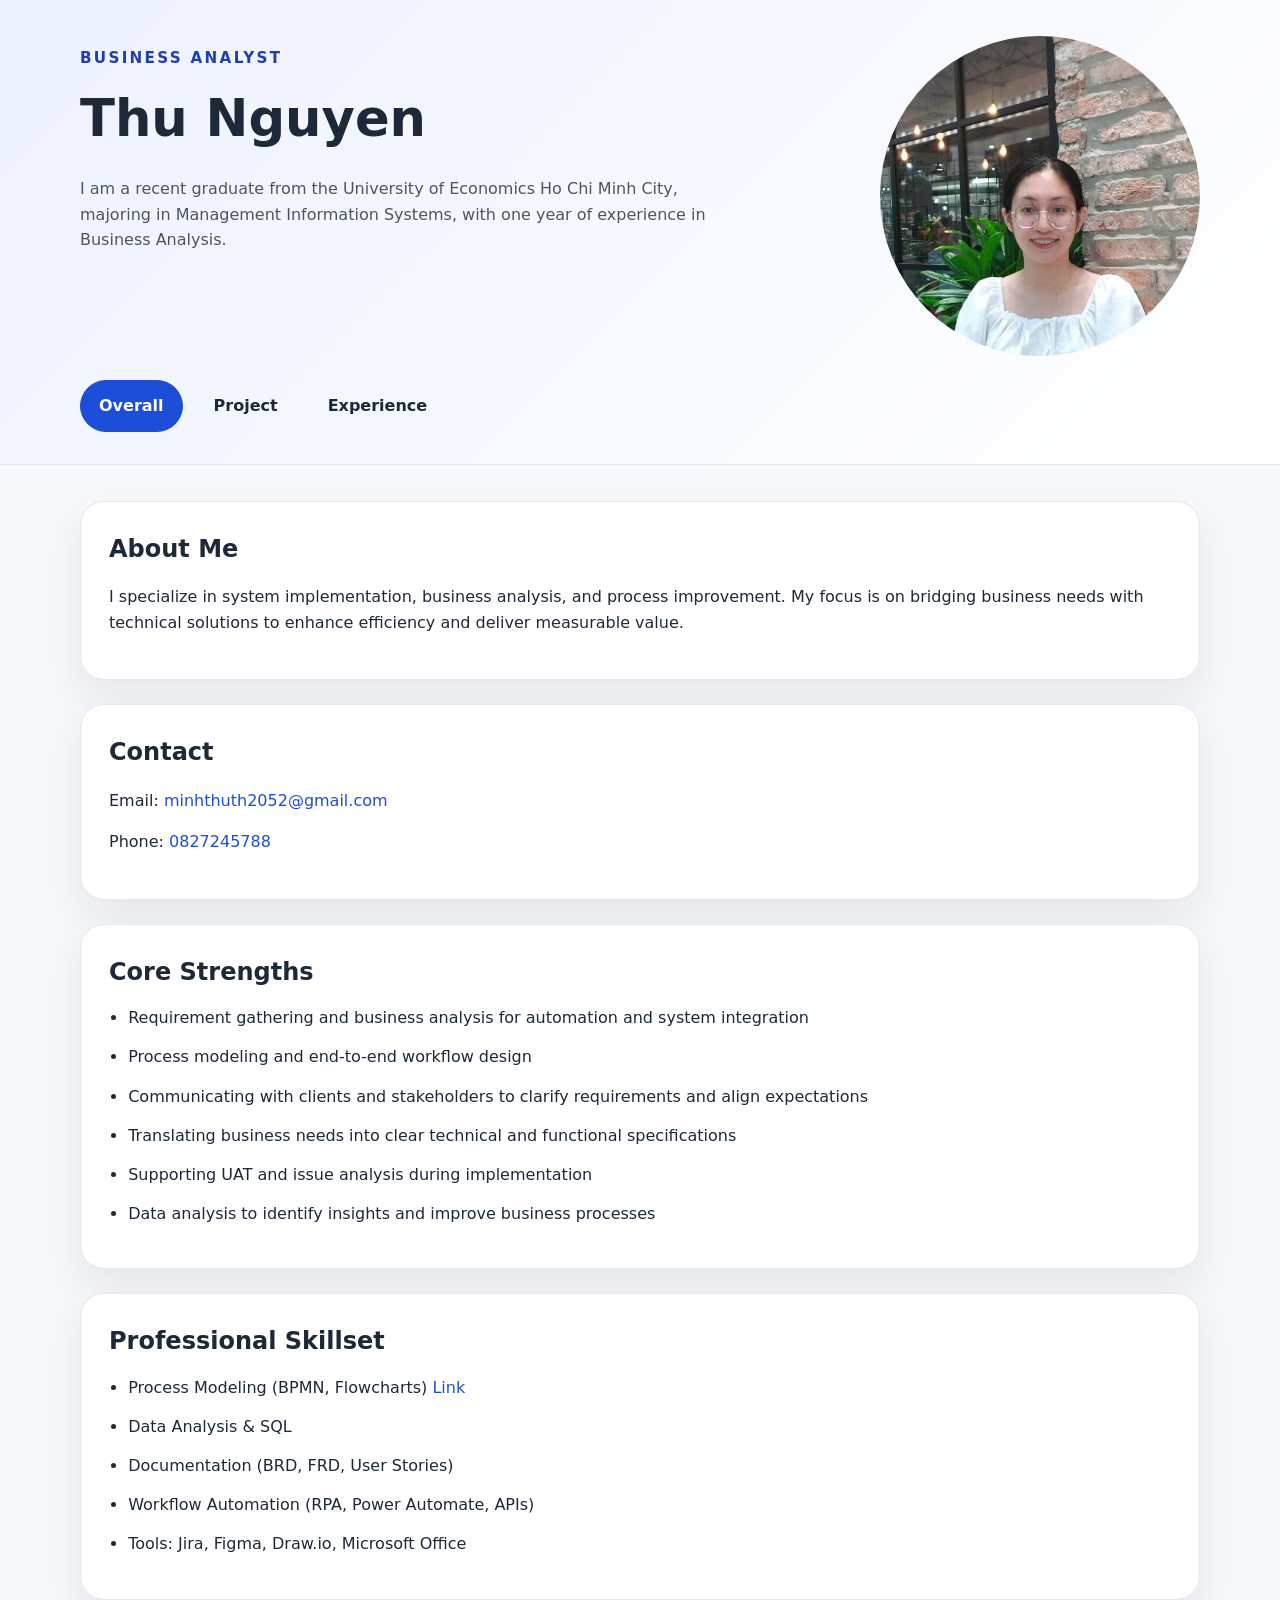
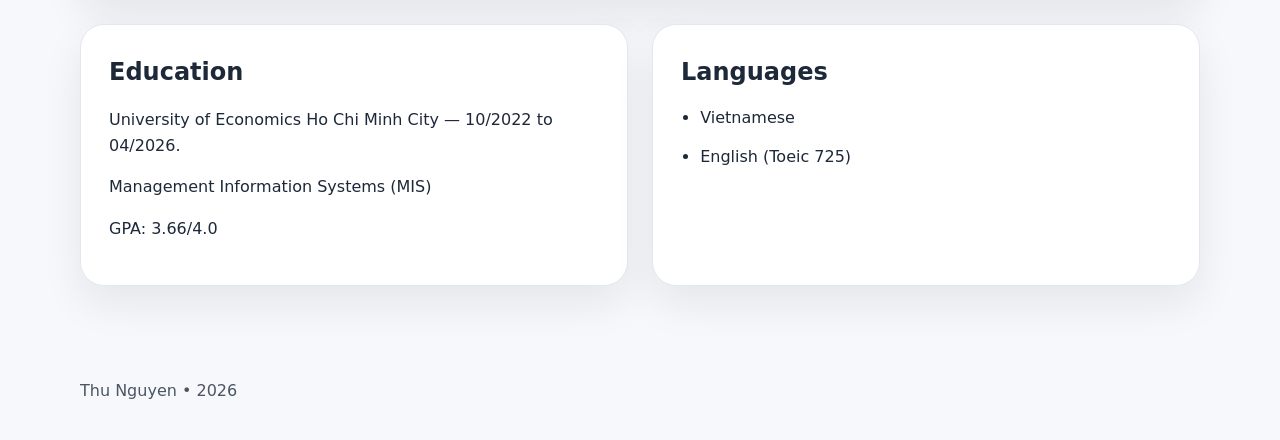
<file: index.html>
<!DOCTYPE html>
<html lang="en">
<head>
  <meta charset="UTF-8" />
  <meta name="viewport" content="width=device-width, initial-scale=1.0" />
  <title>Thu Nguyen | Business Analyst </title>
  <link rel="stylesheet" href="styles.css" />
</head>
<body>
  <header class="site-header">
    <div class="container header-inner">
      <div class="header-top">
        <div class="intro-panel">
          <p class="eyebrow">Business Analyst</p>
          <h1>Thu Nguyen</h1>
          <p class="subheading">I am a recent graduate from the University of Economics Ho Chi Minh City, majoring in Management Information Systems, with one year of experience in Business Analysis.</p>
        </div>

        <div class="header-image-wrap">
          <div class="image-frame image-frame-compact">
            <img id="profilePreview" src="z7108726378780_83c95e32b47bb9b25cca8b721e910275.jpg" alt="Profile photo" />
          </div>
        </div>
      </div>

      <nav class="site-nav">
        <a class="nav-link active" href="index.html">Overall</a>
        <a class="nav-link" href="projects.html">Project</a>
        <a class="nav-link" href="experience.html">Experience</a>
      </nav>
    </div>
  </header>

  <main class="container">
    <section class="card">
      <h2>About Me</h2>
      <p>I specialize in system implementation, business analysis, and process improvement. My focus is on bridging business needs with technical solutions to enhance efficiency and deliver measurable value.</p>
    </section>
    <section class="contact-card card">
      <h2>Contact</h2>
      <p>Email: <a href="mailto:your.email@example.com">minhthuth2052@gmail.com</a></p>
      <p>Phone: <a href="tel:+1234567890">0827245788</a></p>
    </section>
    <section class="card">
      <h2>Core Strengths</h2>
      <ul>
        <li>Requirement gathering and business analysis for automation and system integration</li>
        <li>Process modeling and end-to-end workflow design</li>
        <li>Communicating with clients and stakeholders to clarify requirements and align expectations</li>
        <li>Translating business needs into clear technical and functional specifications</li>
        <li>Supporting UAT and issue analysis during implementation</li>
        <li>Data analysis to identify insights and improve business processes</li>
      </ul>
    </section>

    <section class="card">
      <h2>Professional Skillset</h2>
        <ul>
          <li>Process Modeling (BPMN, Flowcharts) <a href="https://drive.google.com/drive/folders/1wzqdwBBh_hiOyFWghXGpDOZ-GVQ05Rd1?usp=sharing" target="_blank">Link</a> </li>
          <li>Data Analysis & SQL</li>
          <li>Documentation (BRD, FRD, User Stories)</li>
          <li>Workflow Automation (RPA, Power Automate, APIs)</li>
          <li>Tools: Jira, Figma, Draw.io, Microsoft Office</li>
        </ul>
    </section>

    <section class="grid-2">
      <div class="card">
        <h2>Education</h2>
          <p>University of Economics Ho Chi Minh City — 10/2022 to 04/2026.</p>
          <p>Management Information Systems (MIS)</p>
          <p>GPA: 3.66/4.0</p>
      </div>
      <div class="card">
        <h2>Languages</h2>
        <ul>
          <li>Vietnamese</li>
          <li>English (Toeic 725)</li>
        </ul>
      </div>
    </section>
  </main>

  <footer class="footer">
    <div class="container">Thu Nguyen • 2026</div>
  </footer>

</body>
</html>
</file>
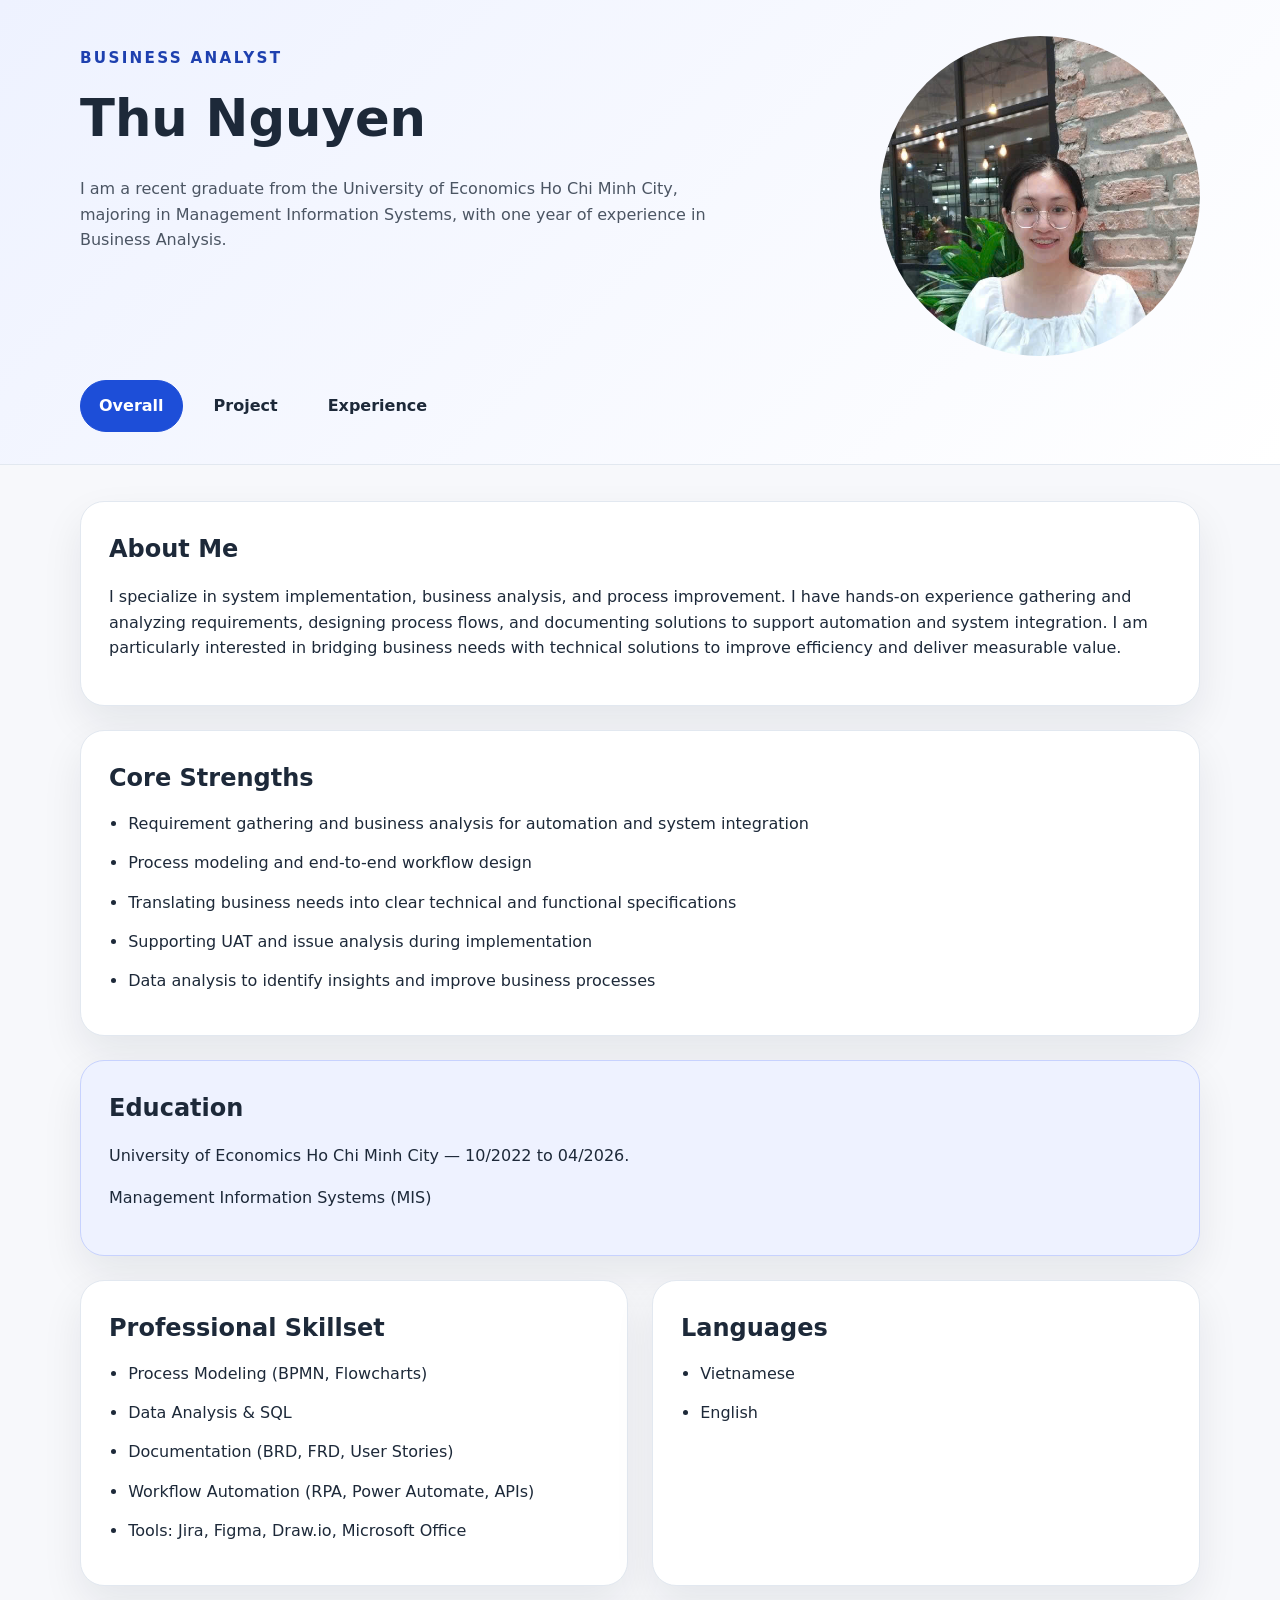
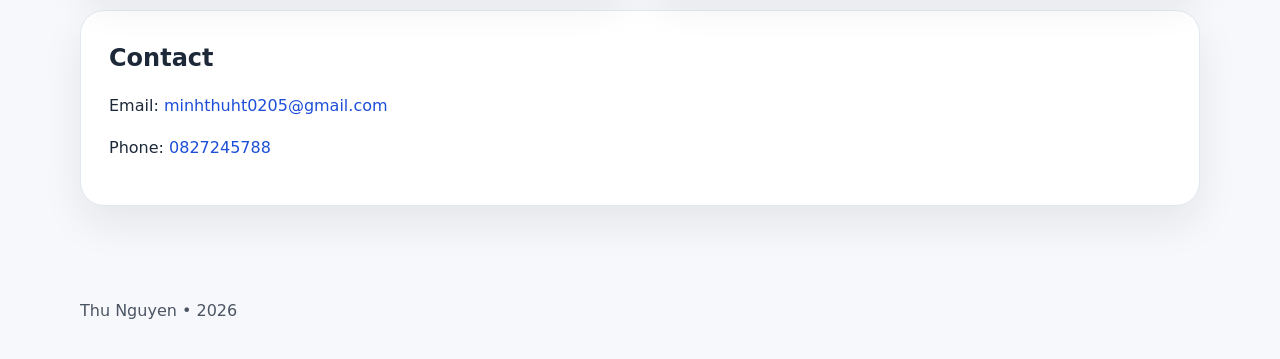
<file: portfolio/index.html>
<!DOCTYPE html>
<html lang="en">
<head>
  <meta charset="UTF-8" />
  <meta name="viewport" content="width=device-width, initial-scale=1.0" />
  <title>Thu Nguyen | Business Analyst </title>
  <link rel="stylesheet" href="styles.css" />
</head>
<body>
  <header class="site-header">
    <div class="container header-inner">
      <div class="header-top">
        <div class="intro-panel">
          <p class="eyebrow">Business Analyst</p>
          <h1>Thu Nguyen</h1>
          <p class="subheading">I am a recent graduate from the University of Economics Ho Chi Minh City, majoring in Management Information Systems, with one year of experience in Business Analysis.</p>
        </div>

        <div class="header-image-wrap">
          <div class="image-frame image-frame-compact">
            <img id="profilePreview" src="z7108726378780_83c95e32b47bb9b25cca8b721e910275.jpg" alt="Profile photo" />
          </div>
        </div>
      </div>

      <nav class="site-nav">
        <a class="nav-link active" href="index.html">Overall</a>
        <a class="nav-link" href="projects.html">Project</a>
        <a class="nav-link" href="experience.html">Experience</a>
      </nav>
    </div>
  </header>

  <main class="container">
    <section class="card">
      <h2>About Me</h2>
      <p>I specialize in system implementation, business analysis, and process improvement. I have hands-on experience gathering and analyzing requirements, designing process flows, and documenting solutions to support automation and system integration. I am particularly interested in bridging business needs with technical solutions to improve efficiency and deliver measurable value.</p>
    </section>

    <section class="card">
      <h2>Core Strengths</h2>
      <ul>
        <li>Requirement gathering and business analysis for automation and system integration</li>
        <li>Process modeling and end-to-end workflow design</li>
        <li>Translating business needs into clear technical and functional specifications</li>
        <li>Supporting UAT and issue analysis during implementation</li>
        <li>Data analysis to identify insights and improve business processes</li>
      </ul>
    </section>

    <section class="card highlight">
      <h2>Education</h2>
      <p>University of Economics Ho Chi Minh City — 10/2022 to 04/2026.</p>
      <p>Management Information Systems (MIS)</p>
    </section>

    <section class="grid-2">
      <div class="card">
        <h2>Professional Skillset</h2>
        <ul>
          <li>Process Modeling (BPMN, Flowcharts)</li>
          <li>Data Analysis & SQL</li>
          <li>Documentation (BRD, FRD, User Stories)</li>
          <li>Workflow Automation (RPA, Power Automate, APIs)</li>
          <li>Tools: Jira, Figma, Draw.io, Microsoft Office</li>
        </ul>
      </div>
      <div class="card">
        <h2>Languages</h2>
        <ul>
          <li>Vietnamese</li>
          <li>English</li>
        </ul>
      </div>
    </section>

    <section class="contact-card card">
      <h2>Contact</h2>
      <p>Email: <a href="mailto:your.email@example.com">minhthuht0205@gmail.com</a></p>
      <p>Phone: <a href="tel:+1234567890">0827245788</a></p>
    </section>
  </main>

  <footer class="footer">
    <div class="container">Thu Nguyen • 2026</div>
  </footer>

</body>
</html>
</file>
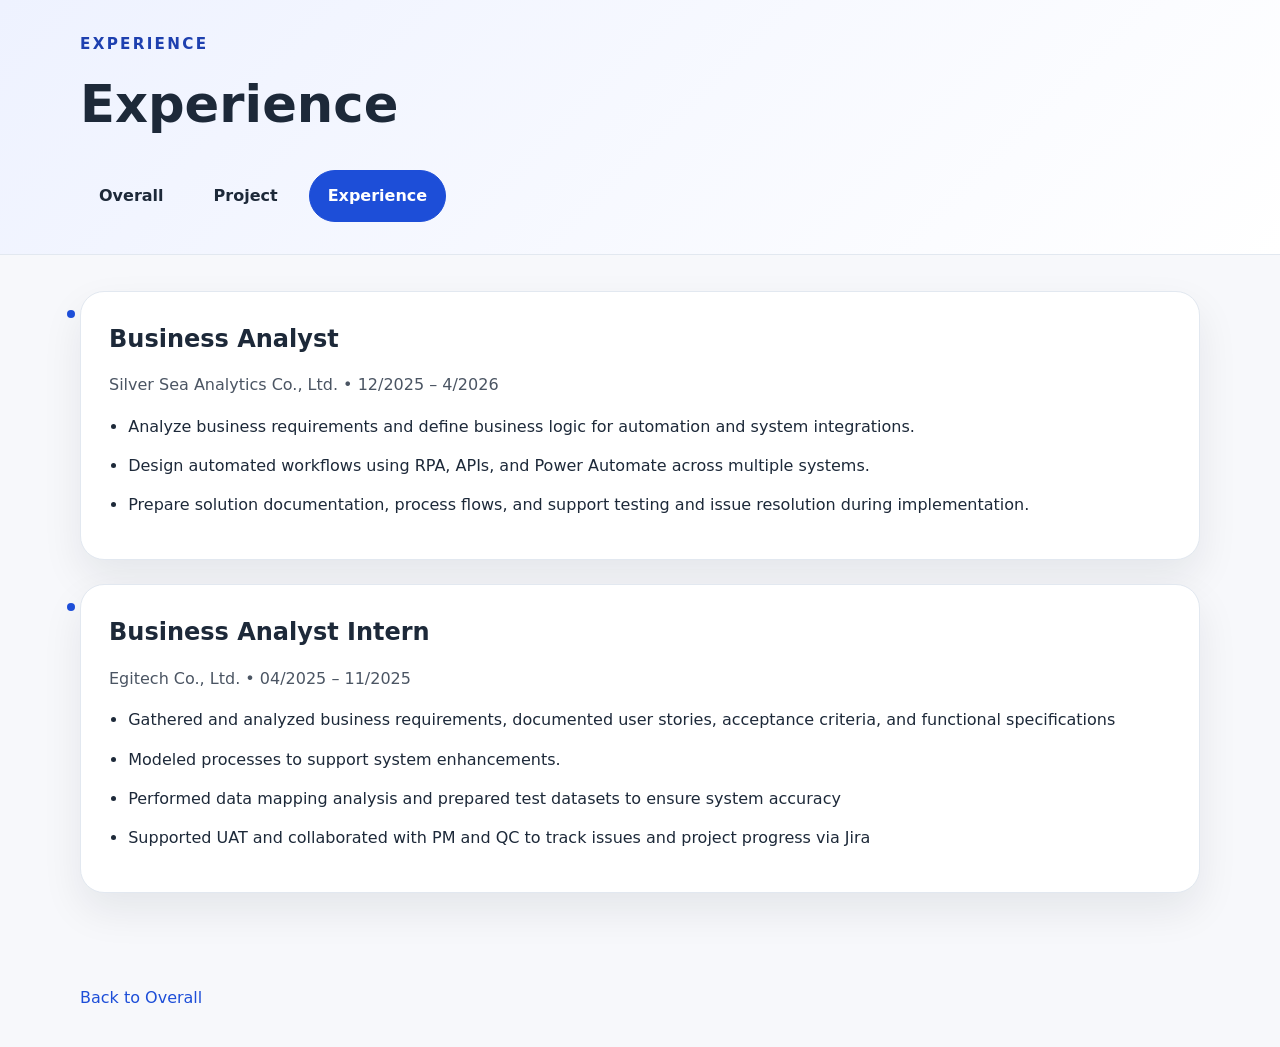
<file: experience.html>
<!DOCTYPE html>
<html lang="en">
<head>
  <meta charset="UTF-8" />
  <meta name="viewport" content="width=device-width, initial-scale=1.0" />
  <title>Experience</title>
  <link rel="stylesheet" href="styles.css" />
</head>
<body>
  <header class="site-header">
    <div class="container header-inner">
      <div>
        <p class="eyebrow">Experience</p>
        <h1>Experience</h1>
      </div>
      <nav class="site-nav">
        <a class="nav-link" href="index.html">Overall</a>
        <a class="nav-link" href="projects.html">Project</a>
        <a class="nav-link active" href="experience.html">Experience</a>
      </nav>
    </div>
  </header>

  <main class="container">
    <section class="card timeline-item">
      <h2>Business Analyst</h2>
      <p class="meta">Silver Sea Analytics Co., Ltd. • 12/2025 – 4/2026</p>
      <ul>
        <li>Analyze business requirements and define business logic for automation and system integrations.</li>
        <li>Design automated workflows using RPA, APIs, and Power Automate across multiple systems.</li>
        <li>Prepare solution documentation, process flows, and support testing and issue resolution during implementation.</li>
      </ul>
    </section>

    <section class="card timeline-item">
      <h2>Business Analyst Intern</h2>
      <p class="meta">Egitech Co., Ltd. • 04/2025 – 11/2025</p>
      <ul>
        <li>Gathered and analyzed business requirements, documented user stories, acceptance criteria, and functional 
specifications </li>
        <li>Modeled processes to support system enhancements.</li>
        <li>Performed data mapping analysis and prepared test datasets to ensure system accuracy </li>
        <li>Supported UAT and collaborated with PM and QC to track issues and project progress via Jira 
</li>

      </ul>
    </section>
  </main>

  <footer class="footer">
    <div class="container"><a href="index.html">Back to Overall</a></div>
  </footer>
</body>
</html>
</file>
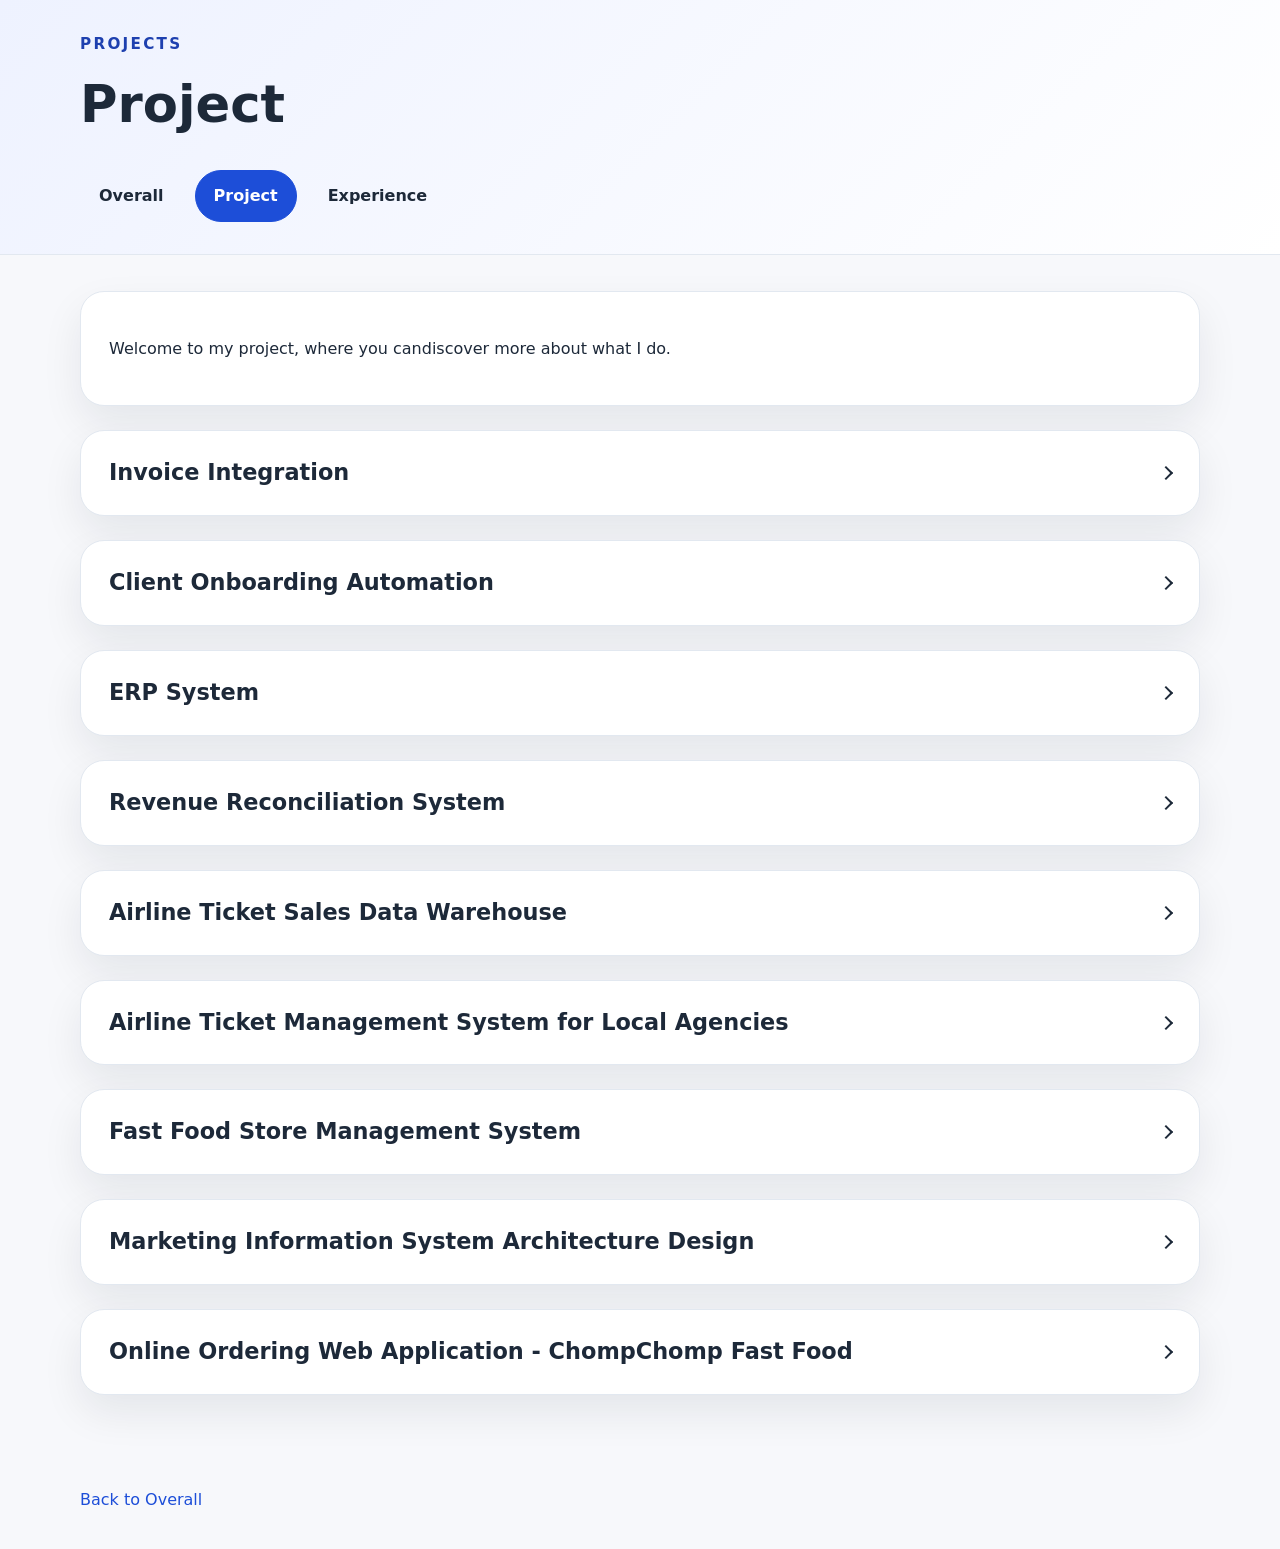
<file: projects.html>
<!DOCTYPE html>
<html lang="en">
<head>
  <meta charset="UTF-8" />
  <meta name="viewport" content="width=device-width, initial-scale=1.0" />
  <title>Project Portfolio</title>
  <link rel="stylesheet" href="styles.css" />
</head>


<body>
  <header class="site-header">
    <div class="container header-inner">
      <div>
        <p class="eyebrow">Projects</p>
        <h1>Project</h1>
      </div>
      <nav class="site-nav">
        <a class="nav-link" href="index.html">Overall</a>
        <a class="nav-link active" href="projects.html">Project</a>
        <a class="nav-link" href="experience.html">Experience</a>
      </nav>
    </div>
  </header>

  <main class="container">
    <section class="card">
    <p>Welcome to my project, where you candiscover more about what I do.</p>
    </section>

    <section class="card project-item">
      <button class="project-toggle" type="button">
        <span>Invoice Integration</span>
        <span class="project-arrow"></span>
      </button>

      <div class="project-content">
      <p>Designed an automated workflow to synchronize client and invoice data between Practice CS and QuickBooks. The system supports invoice generation, tax handling, and service charge processing, ensuring accurate data mapping and reducing manual effort in financial operations.</p>
      <ul>
        <li>Role: Business Analyst</li>
        <li>Responsibility: Worked with developers and business users to design integration logic, invoice mapping, tax configuration, and automated service charge calculation.</li>
      </ul>
      <div class="project-images">
        <!-- <img src="images/invoice-integration-1.jpg" alt="Invoice Integration screenshot 1"> -->
        <!-- <img src="images/invoice-integration-2.jpg" alt="Invoice Integration screenshot 2"> -->
        <!-- <img src="images/invoice-integration-3.jpg" alt="Invoice Integration screenshot 3"> -->
      </div>
      </div>
    </section>

    <section class="card project-item">
      <button class="project-toggle" type="button">
        <span>Client Onboarding Automation</span>
        <span class="project-arrow"></span>
      </button>

      <div class="project-content">
      <p>A process automation project aimed at streamlining client onboarding by integrating Smartsheet, CCH Axcess, and HubSpot. The system automates client data synchronization, contact creation, and workflow task generation after form approval, replacing manual data entry. It also handles complex scenarios such as multiple clients per submission, data standardization, and duplicate management to improve efficiency.</p>
      <ul>
        <li>Role: Business Analyst</li>
        <li>Responsibility: Collaborate with developers and business users to define data mapping, validation rules, and supported testing.</li>
      </ul>
      <div class="project-images">
        <!-- <img src="images/client-onboarding-1.jpg" alt="Client Onboarding Automation screenshot 1"> -->
        <!-- <img src="images/client-onboarding-2.jpg" alt="Client Onboarding Automation screenshot 2"> -->
        <!-- <img src="images/client-onboarding-3.jpg" alt="Client Onboarding Automation screenshot 3"> -->
      </div>
      </div>
    </section>

    <section class="card project-item">
      <button class="project-toggle" type="button">
        <span>ERP System</span>
        <span class="project-arrow"></span>
      </button>

      <div class="project-content">
      <p>The ERP system for replaces the company’s old system by digitalizing core operations across Sales, HR, and Accounting. The Sales module manages products, orders, deliveries,.... The HR module streamlines labor contract processes with creation, tracking, and detailed terms management. The Accounting module records financial transactions from sales and HR, ensuring accurate reporting and compliance. Together, the system enhances transparency, reduces errors, and improves efficiency across departments.</p>
      <ul>
        <li>Project type: Automation System</li>
        <li>Role: Business Analyst Intern</li>
        <li>Responsibility: Analyzed business processes, created FSD, designed flowcharts, and supported QC test cases.</li>
      </ul>
      <div class="project-images">
        <!-- <img src="images/erp-system-1.jpg" alt="ERP System screenshot 1"> -->
        <!-- <img src="images/erp-system-2.jpg" alt="ERP System screenshot 2"> -->
        <!-- <img src="images/erp-system-3.jpg" alt="ERP System screenshot 3"> -->
      </div>
      </div>
    </section>

    <section class="card project-item">
      <button class="project-toggle" type="button">
        <span>Revenue Reconciliation System</span>
        <span class="project-arrow"></span>
      </button>

      <div class="project-content">
      <p>The Revenue Reconciliation System automates the reconciliation process across a coffee chain of more than 800 stores, replacing manual Excel-based methods using data from POS systems, bank statements, e-wallets (Momo, ZaloPay), cash,.... It collects and validates data, detects discrepancies in real-time, and supports reconciliation from multiple channels. The system also offers user management, generates discrepancy and refund reports, and sends alerts for missing data, enhancing efficiency for accounting teams.</p>
      <ul>
        <li>Project type: Automation System</li>
        <li>Role: Business Analyst Intern</li>
        <li>Responsibility: Worked with developers and stakeholders to document workflows, analyzed data mapping issues, and supported Jira backlog management.</li>
      </ul>
      <div class="project-images">
        <!-- <img src="images/revenue-reconciliation-1.jpg" alt="Revenue Reconciliation System screenshot 1"> -->
        <!-- <img src="images/revenue-reconciliation-2.jpg" alt="Revenue Reconciliation System screenshot 2"> -->
        <!-- <img src="images/revenue-reconciliation-3.jpg" alt="Revenue Reconciliation System screenshot 3"> -->
      </div>
      </div>
    </section>

    <section class="card project-item">
      <button class="project-toggle" type="button">
        <span>Airline Ticket Sales Data Warehouse</span>
        <span class="project-arrow"></span>
      </button>

      <div class="project-content">
      <p>Designed and implemented a data warehouse system for airline ticket sales analysis to support business intelligence and strategic decision-making. Built dimensional models including fact and dimension tables, developed OLAP cubes, and performed MDX queries to analyze revenue, customer segmentation, and travel trends. Implemented using Microsoft SQL Server and SQL Server Analysis Services (SSAS) in Visual Studio. </p>
      <ul>
        <li>Project type: School Project</li>
        <li>Date: January 2024</li>
        <li>Responsibility: Designed dimensional models, created fact and dimension tables, developed OLAP cubes, and wrote MDX queries for business analysis. </li>
        <li>Project Documentation:<a href="https://drive.google.com/drive/folders/1LRHjpQbeQeuiVCzw3h0bctRe61w1kkV6?usp=sharing" target="_blank" ><i class="bi bi-file-earmark-pdf"></i> Link</a></li>      

      </ul>
      <div class="project-images">
        <!-- <img src="images/airline-data-warehouse-1.jpg" alt="Airline Ticket Sales Data Warehouse screenshot 1"> -->
        <!-- <img src="images/airline-data-warehouse-2.jpg" alt="Airline Ticket Sales Data Warehouse screenshot 2"> -->
        <!-- <img src="images/airline-data-warehouse-3.jpg" alt="Airline Ticket Sales Data Warehouse screenshot 3"> -->
      </div>
      </div>
    </section>

    <section class="card project-item">
      <button class="project-toggle" type="button">
        <span>Airline Ticket Management System for Local Agencies</span>
        <span class="project-arrow"></span>
      </button>

      <div class="project-content">
      <p>Designed and implemented a relational database system to manage domestic airline ticket sales. The system supports functionalities such as flight booking, ticket issuance, customer and employee management, and baggage tracking. Developed using MS SQL Server, ERD and SQL queries including stored procedures and triggers. </p>
      <ul>
        <li>Project type: School Project</li>
        <li>Date: October 2023</li>
        <li>Responsibility: Collected data, designed ERD, and wrote SQL queries.</li>
        <li>Project Documentation:<a href="https://drive.google.com/drive/folders/1MjNSrK3TWyne9XiHwLCn9eViWV6tO-9j?usp=sharing" target="_blank" ><i class="bi bi-file-earmark-pdf"></i> Link</a></li>      

      </ul>
      <div class="project-images">
        <!-- <img src="images/airline-ticket-management-1.jpg" alt="Airline Ticket Management System screenshot 1"> -->
        <!-- <img src="images/airline-ticket-management-2.jpg" alt="Airline Ticket Management System screenshot 2"> -->
        <!-- <img src="images/airline-ticket-management-3.jpg" alt="Airline Ticket Management System screenshot 3"> -->
      </div>
      </div>
    </section>

    <section class="card project-item">
      <button class="project-toggle" type="button">
        <span>Fast Food Store Management System</span>
        <span class="project-arrow"></span>
      </button>

      <div class="project-content">
      <p>Developed a desktop application using C# Windows Forms and SQL Server to manage operations for a fast food store, including inventory, sales, invoices, and employee accounts.</p>
      <ul>
        <li>Project type: School Project</li>
        <li>Date: December 2025</li>
        <li>Responsibility: Designed use cases and implemented user interfaces for orders and inventory management.</li>
        <li>Project Documentation:<a href="https://drive.google.com/file/d/1uf668cZUbQbHr4OEH3_oVTFhH1TsOi9D/view?usp=sharing" target="_blank" ><i class="bi bi-file-earmark-pdf"></i> Link</a></li>      

      </ul>
      <div class="project-images">
        <!-- <img src="images/fast-food-store-1.jpg" alt="Fast Food Store Management System screenshot 1"> -->
        <!-- <img src="images/fast-food-store-2.jpg" alt="Fast Food Store Management System screenshot 2"> -->
        <!-- <img src="images/fast-food-store-3.jpg" alt="Fast Food Store Management System screenshot 3"> -->
      </div>
      </div>
    </section>

    <section class="card project-item">
      <button class="project-toggle" type="button">
        <span>Marketing Information System Architecture Design</span>
        <span class="project-arrow"></span>
      </button>

      <div class="project-content">
      <p>This project focuses on analyzing and designing the architecture of a Marketing Information System . The goal was to optimize marketing operations using Marketing Automation technologies. The project includes a comprehensive breakdown of marketing processes—such as market research, customer segmentation, campaign planning, customer relationship management, and performance evaluation.</p>
      <ul>
        <li>Project type: School Project</li>
        <li>Date: April 2023</li>
        <li>Responsibility: Created BPMN diagrams, ERD, and technology stack architecture.</li>
        <li>Project Documentation:<a href="https://drive.google.com/drive/folders/1oJog9CQ4j8NDKfrbZbtIMAjBNqnV_t8f?usp=sharing" target="_blank" ><i class="bi bi-file-earmark-pdf"></i> Link</a></li>      

      </ul>
      <div class="project-images">
        <!-- <img src="images/marketing-system-architecture-1.jpg" alt="Marketing Information System Architecture Design screenshot 1"> -->
        <!-- <img src="images/marketing-system-architecture-2.jpg" alt="Marketing Information System Architecture Design screenshot 2"> -->
        <!-- <img src="images/marketing-system-architecture-3.jpg" alt="Marketing Information System Architecture Design screenshot 3"> -->
      </div>
      </div>
    </section>

    <section class="card project-item">
      <button class="project-toggle" type="button">
        <span>Online Ordering Web Application - ChompChomp Fast Food</span>
        <span class="project-arrow"></span>
      </button>

      <div class="project-content">
      <p>ChompChomp Fast Food is a web platform designed to sell food for a fast food restaurant. The website allows users to browse the menu, place orders, book tables, and manage their profiles. Built using HTML, CSS, JavaScript, and PHP, the system includes both customer and admin management features. The goal is to deliver a modern, responsive, and user-friendly solution for both customers and restaurant staff.</p>
      <ul>
        <li>Project type: School Project</li>
        <li>Date: May 2025</li>
        <li>Responsibility: Documented key functionalities, analyzed source code, and improved dashboard modules.</li>
        <li>Project Documentation:<a href="https://drive.google.com/file/d/1l5SgtgX5SL8f7gUCbuB9jsVXP_ww_Z-2/view?usp=sharing" target="_blank" ><i class="bi bi-file-earmark-pdf"></i> Link</a></li>      
      </ul>
      <div class="project-images">
        <!-- <img src="images/chompchomp-1.jpg" alt="ChompChomp Fast Food screenshot 1"> -->
        <!-- <img src="images/chompchomp-2.jpg" alt="ChompChomp Fast Food screenshot 2"> -->
        <!-- <img src="images/chompchomp-3.jpg" alt="ChompChomp Fast Food screenshot 3"> -->
      </div>
      </div>
    </section>
  </main>

  <footer class="footer">
    <div class="container"><a href="index.html">Back to Overall</a></div>
  </footer>

  <script>
  const projectItems = document.querySelectorAll(".project-item");

  projectItems.forEach((item) => {
    const toggle = item.querySelector(".project-toggle");

    toggle.addEventListener("click", () => {
      item.classList.toggle("active");
    });
  });
</script>
</body>
</html>
</file>
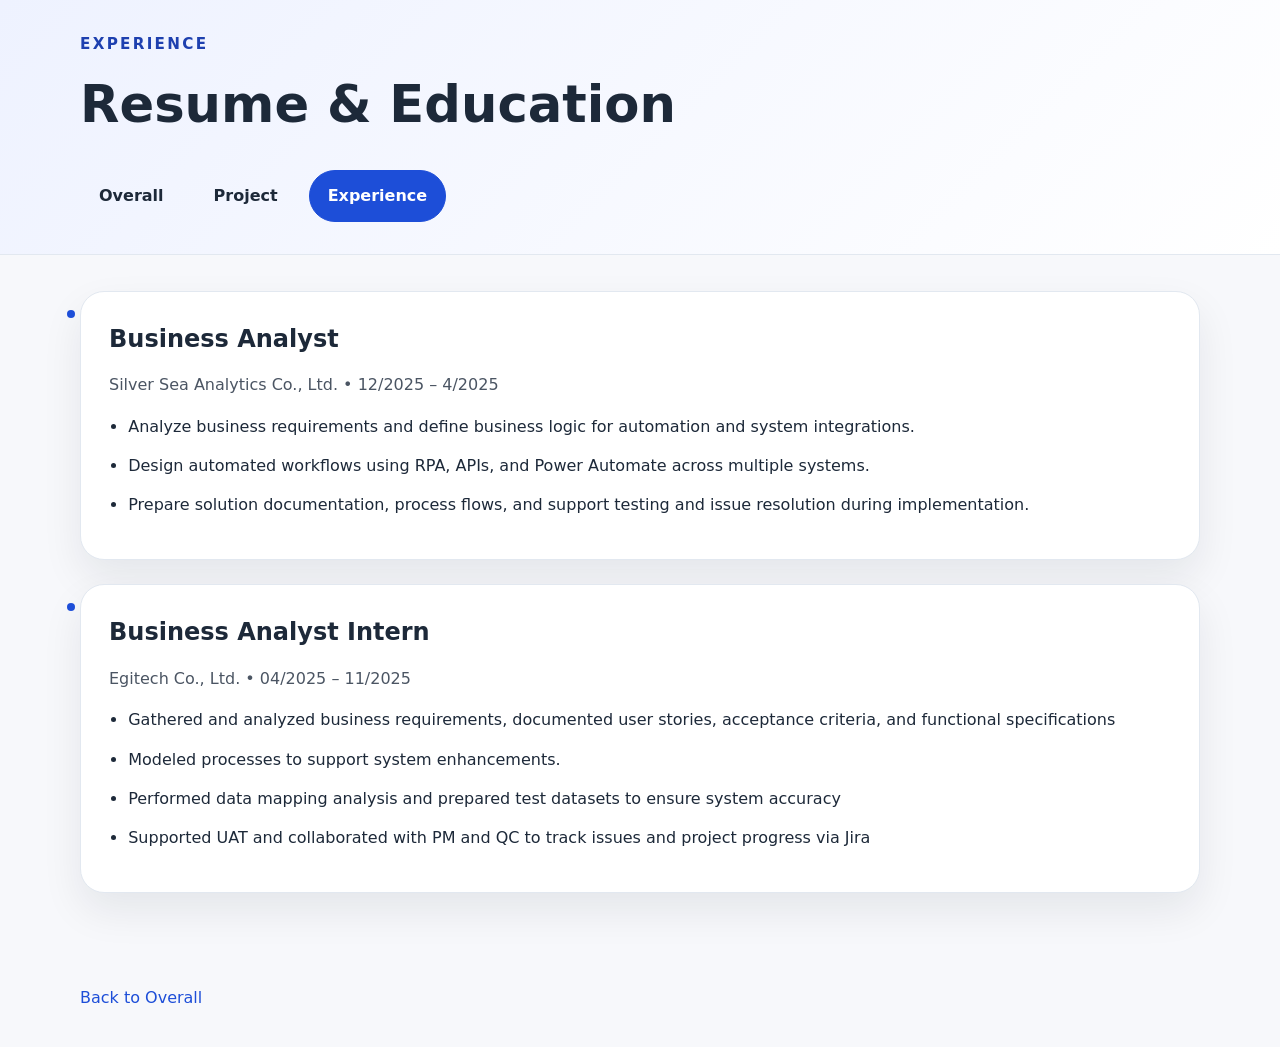
<file: portfolio/experience.html>
<!DOCTYPE html>
<html lang="en">
<head>
  <meta charset="UTF-8" />
  <meta name="viewport" content="width=device-width, initial-scale=1.0" />
  <title>Resume & Experience</title>
  <link rel="stylesheet" href="styles.css" />
</head>
<body>
  <header class="site-header">
    <div class="container header-inner">
      <div>
        <p class="eyebrow">Experience</p>
        <h1>Resume & Education</h1>
      </div>
      <nav class="site-nav">
        <a class="nav-link" href="index.html">Overall</a>
        <a class="nav-link" href="projects.html">Project</a>
        <a class="nav-link active" href="experience.html">Experience</a>
      </nav>
    </div>
  </header>

  <main class="container">
    <section class="card timeline-item">
      <h2>Business Analyst</h2>
      <p class="meta">Silver Sea Analytics Co., Ltd. • 12/2025 – 4/2025</p>
      <ul>
        <li>Analyze business requirements and define business logic for automation and system integrations.</li>
        <li>Design automated workflows using RPA, APIs, and Power Automate across multiple systems.</li>
        <li>Prepare solution documentation, process flows, and support testing and issue resolution during implementation.</li>
      </ul>
    </section>

    <section class="card timeline-item">
      <h2>Business Analyst Intern</h2>
      <p class="meta">Egitech Co., Ltd. • 04/2025 – 11/2025</p>
      <ul>
        <li>Gathered and analyzed business requirements, documented user stories, acceptance criteria, and functional 
specifications </li>
        <li>Modeled processes to support system enhancements.</li>
        <li>Performed data mapping analysis and prepared test datasets to ensure system accuracy </li>
        <li>Supported UAT and collaborated with PM and QC to track issues and project progress via Jira 
</li>

      </ul>
    </section>
  </main>

  <footer class="footer">
    <div class="container"><a href="index.html">Back to Overall</a></div>
  </footer>
</body>
</html>
</file>
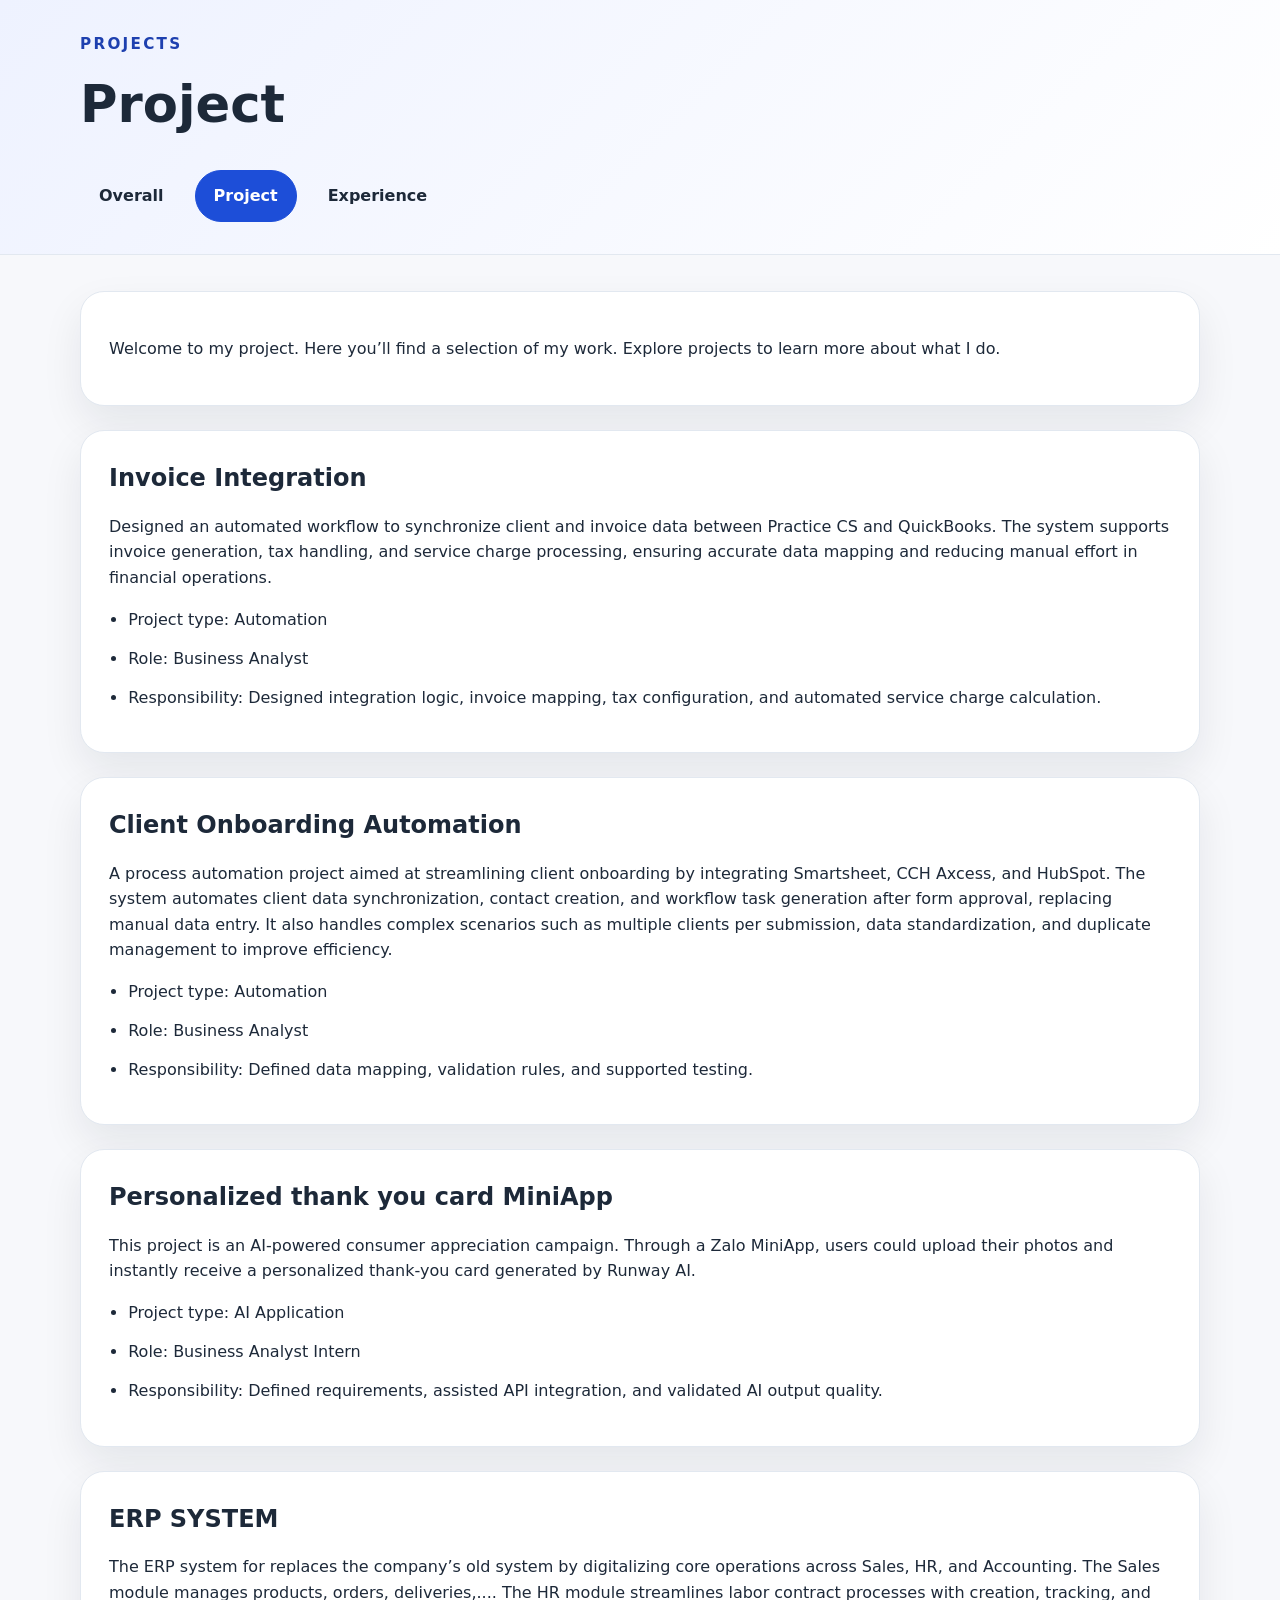
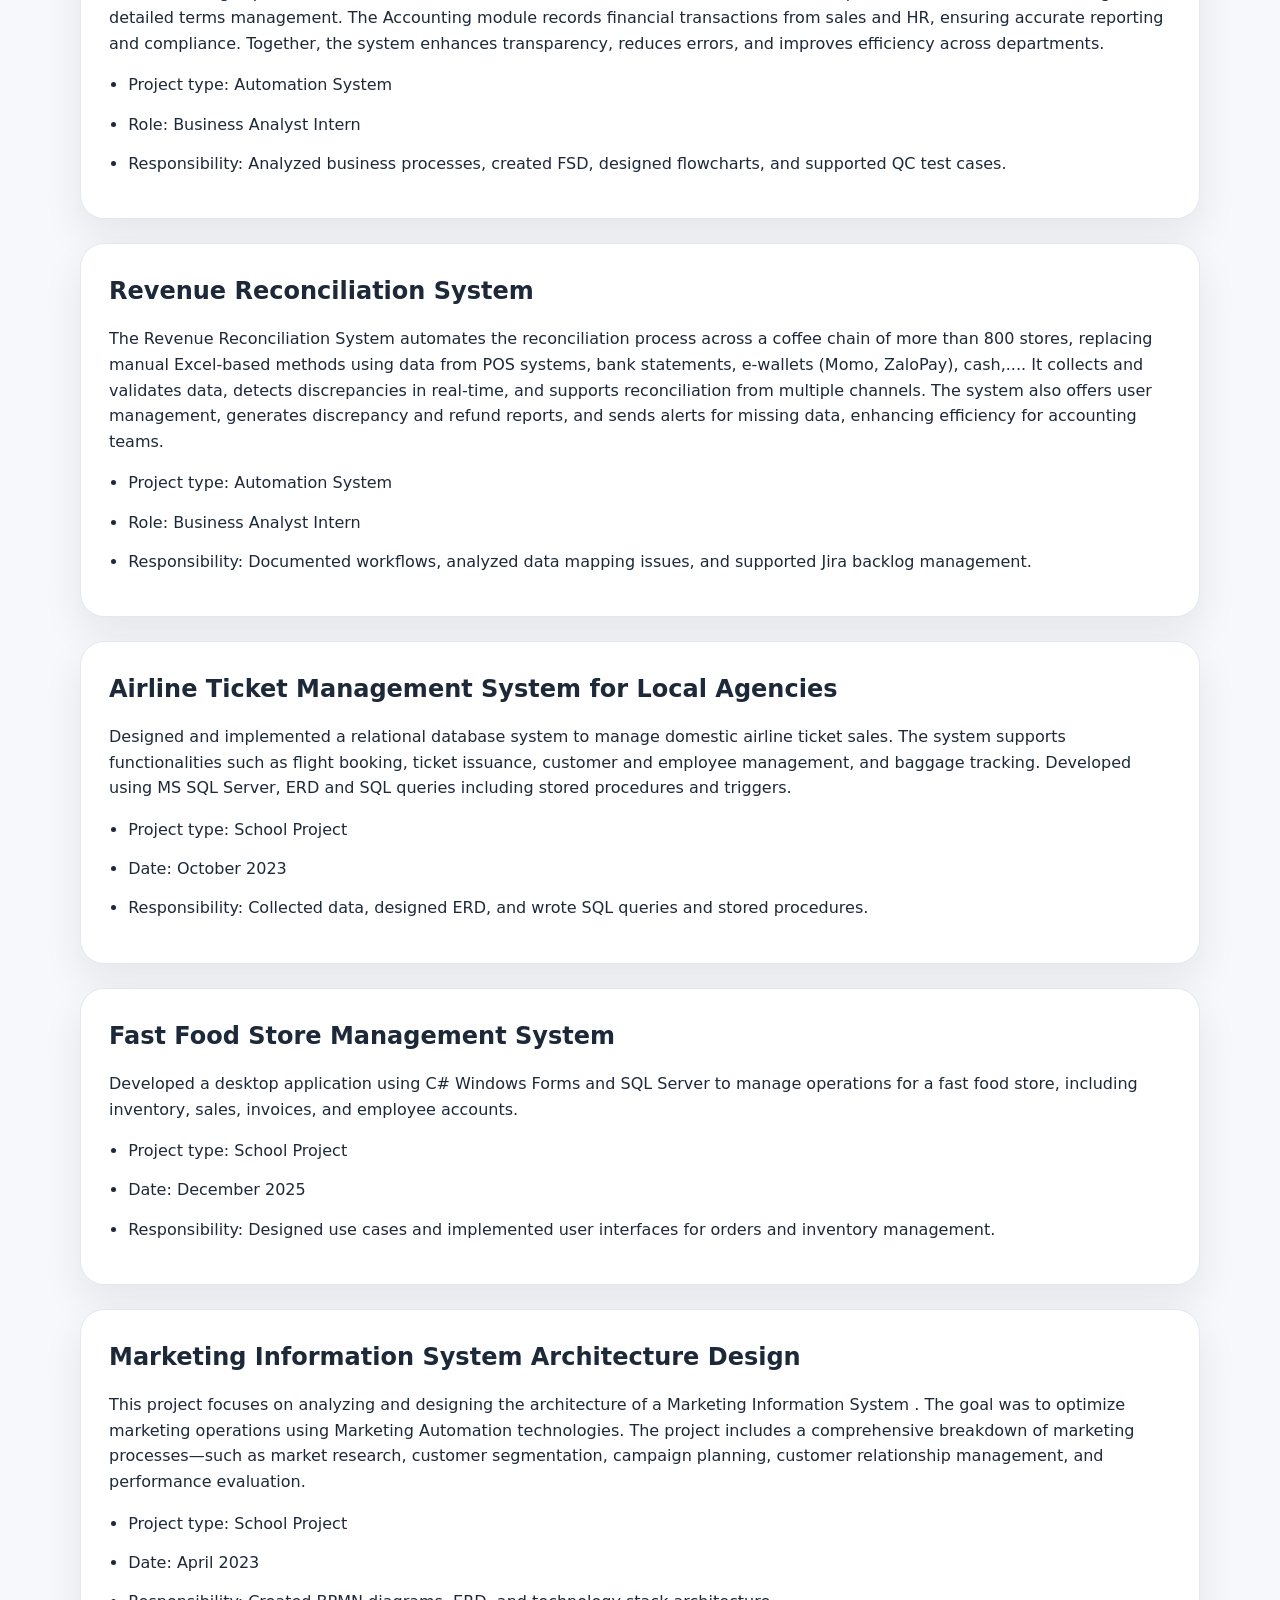
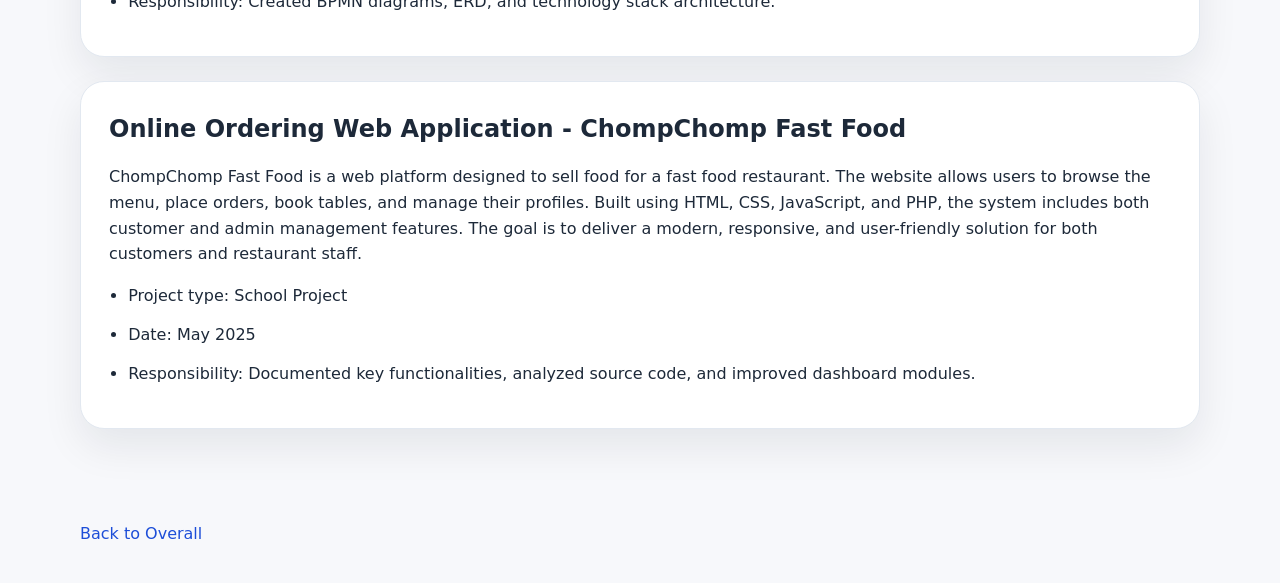
<file: portfolio/projects.html>
<!DOCTYPE html>
<html lang="en">
<head>
  <meta charset="UTF-8" />
  <meta name="viewport" content="width=device-width, initial-scale=1.0" />
  <title>Project Portfolio</title>
  <link rel="stylesheet" href="styles.css" />
</head>
<body>
  <header class="site-header">
    <div class="container header-inner">
      <div>
        <p class="eyebrow">Projects</p>
        <h1>Project</h1>
      </div>
      <nav class="site-nav">
        <a class="nav-link" href="index.html">Overall</a>
        <a class="nav-link active" href="projects.html">Project</a>
        <a class="nav-link" href="experience.html">Experience</a>
      </nav>
    </div>
  </header>

  <main class="container">
    <section class="card">
      <p>Welcome to my project. Here you’ll find a selection of my work. Explore projects to learn more about what I do.</p>
    </section>

    <section class="card">
      <h2>Invoice Integration</h2>
      <p>Designed an automated workflow to synchronize client and invoice data between Practice CS and QuickBooks. The system supports invoice generation, tax handling, and service charge processing, ensuring accurate data mapping and reducing manual effort in financial operations.</p>
      <ul>
        <li>Project type: Automation</li>
        <li>Role: Business Analyst</li>
        <li>Responsibility: Designed integration logic, invoice mapping, tax configuration, and automated service charge calculation.</li>
      </ul>
    </section>

    <section class="card">
      <h2>Client Onboarding Automation</h2>
      <p>A process automation project aimed at streamlining client onboarding by integrating Smartsheet, CCH Axcess, and HubSpot. The system automates client data synchronization, contact creation, and workflow task generation after form approval, replacing manual data entry. It also handles complex scenarios such as multiple clients per submission, data standardization, and duplicate management to improve efficiency.</p>
      <ul>
        <li>Project type: Automation</li>
        <li>Role: Business Analyst</li>
        <li>Responsibility: Defined data mapping, validation rules, and supported testing.</li>
      </ul>
    </section>

    <section class="card">
      <h2>Personalized thank you card MiniApp</h2>
      <p>This project is an AI-powered consumer appreciation campaign. Through a Zalo MiniApp, users could upload their photos and instantly receive a personalized thank-you card generated by Runway AI.</p>
      <ul>
        <li>Project type: AI Application</li>
        <li>Role: Business Analyst Intern</li>
        <li>Responsibility: Defined requirements, assisted API integration, and validated AI output quality.</li>
      </ul>
    </section>

    <section class="card">
      <h2>ERP SYSTEM</h2>
      <p>The ERP system for replaces the company’s old system by digitalizing core operations across Sales, HR, and Accounting. The Sales module manages products, orders, deliveries,.... The HR module streamlines labor contract processes with creation, tracking, and detailed terms management. The Accounting module records financial transactions from sales and HR, ensuring accurate reporting and compliance. Together, the system enhances transparency, reduces errors, and improves efficiency across departments.</p>
      <ul>
        <li>Project type: Automation System</li>
        <li>Role: Business Analyst Intern</li>
        <li>Responsibility: Analyzed business processes, created FSD, designed flowcharts, and supported QC test cases.</li>
      </ul>
    </section>

    <section class="card">
      <h2>Revenue Reconciliation System</h2>
      <p>The Revenue Reconciliation System automates the reconciliation process across a coffee chain of more than 800 stores, replacing manual Excel-based methods using data from POS systems, bank statements, e-wallets (Momo, ZaloPay), cash,.... It collects and validates data, detects discrepancies in real-time, and supports reconciliation from multiple channels. The system also offers user management, generates discrepancy and refund reports, and sends alerts for missing data, enhancing efficiency for accounting teams.</p>
      <ul>
        <li>Project type: Automation System</li>
        <li>Role: Business Analyst Intern</li>
        <li>Responsibility: Documented workflows, analyzed data mapping issues, and supported Jira backlog management.</li>
      </ul>
    </section>

    <section class="card">
      <h2>Airline Ticket Management System for Local Agencies</h2>
      <p>Designed and implemented a relational database system to manage domestic airline ticket sales. The system supports functionalities such as flight booking, ticket issuance, customer and employee management, and baggage tracking. Developed using MS SQL Server, ERD and SQL queries including stored procedures and triggers. </p>
      <ul>
        <li>Project type: School Project</li>
        <li>Date: October 2023</li>
        <li>Responsibility: Collected data, designed ERD, and wrote SQL queries and stored procedures.</li>
      </ul>
    </section>

    <section class="card">
      <h2>Fast Food Store Management System</h2>
      <p>Developed a desktop application using C# Windows Forms and SQL Server to manage operations for a fast food store, including inventory, sales, invoices, and employee accounts.</p>
      <ul>
        <li>Project type: School Project</li>
        <li>Date: December 2025</li>
        <li>Responsibility: Designed use cases and implemented user interfaces for orders and inventory management.</li>
      </ul>
    </section>

    <section class="card">
      <h2>Marketing Information System Architecture Design</h2>
      <p>This project focuses on analyzing and designing the architecture of a Marketing Information System . The goal was to optimize marketing operations using Marketing Automation technologies. The project includes a comprehensive breakdown of marketing processes—such as market research, customer segmentation, campaign planning, customer relationship management, and performance evaluation.</p>
      <ul>
        <li>Project type: School Project</li>
        <li>Date: April 2023</li>
        <li>Responsibility: Created BPMN diagrams, ERD, and technology stack architecture.</li>
      </ul>
    </section>

    <section class="card">
      <h2>Online Ordering Web Application - ChompChomp Fast Food</h2>
      <p>ChompChomp Fast Food is a web platform designed to sell food for a fast food restaurant. The website allows users to browse the menu, place orders, book tables, and manage their profiles. Built using HTML, CSS, JavaScript, and PHP, the system includes both customer and admin management features. The goal is to deliver a modern, responsive, and user-friendly solution for both customers and restaurant staff.</p>
      <ul>
        <li>Project type: School Project</li>
        <li>Date: May 2025</li>
        <li>Responsibility: Documented key functionalities, analyzed source code, and improved dashboard modules.</li>
      </ul>
    </section>
  </main>

  <footer class="footer">
    <div class="container"><a href="index.html">Back to Overall</a></div>
  </footer>
</body>
</html>
</file>
<file: styles.css>
:root {
  color-scheme: light;
  --bg: #f7f8fb;
  --card: #ffffff;
  --text: #1d2939;
  --muted: #4b5563;
  --primary: #1d4ed8;
  --primary-dark: #1e40af;
  --border: #e2e8f0;
  --shadow: 0 18px 40px rgba(15, 23, 42, 0.08);
}

* {
  box-sizing: border-box;
}

body {
  margin: 0;
  font-family: Inter, system-ui, sans-serif;
  background: var(--bg);
  color: var(--text);
  line-height: 1.6;
}

a {
  color: var(--primary);
  text-decoration: none;
}

a:hover {
  text-decoration: underline;
}

.container {
  width: min(1120px, 92%);
  margin: 0 auto;
}

.site-header {
  padding: 32px 0;
  background: linear-gradient(135deg, #eef2ff 0%, #ffffff 100%);
  border-bottom: 1px solid var(--border);
}

.header-inner {
  display: flex;
  flex-direction: column;
  gap: 24px;
}

.header-top {
  display: grid;
  grid-template-columns: 1.5fr 1fr;
  gap: 28px;
  align-items: start;
}

.intro-panel {
  padding: 14px 0;
}

.header-image-wrap {
  display: flex;
  justify-content: flex-end;
  align-items: flex-start;
  padding-top: 4px;
}

.eyebrow {
  margin: 0 0 8px;
  font-size: 0.95rem;
  font-weight: 700;
  text-transform: uppercase;
  letter-spacing: 0.15em;
  color: var(--primary-dark);
}

h1 {
  margin: 0;
  font-size: clamp(2.4rem, 4vw, 3.6rem);
}

.subheading {
  margin: 16px 0 0;
  color: var(--muted);
  max-width: 52rem;
}

.site-nav {
  display: flex;
  flex-wrap: wrap;
  align-items: center;
  gap: 12px;
}

.nav-link {
  display: inline-block;
  padding: 12px 18px;
  border-radius: 999px;
  border: 1px solid transparent;
  background: transparent;
  color: var(--text);
  font-weight: 600;
}

.nav-link.active,
.nav-link:hover {
  background: var(--primary);
  color: #fff;
  border-color: var(--primary);
}

main {
  padding: 36px 0 48px;
}

.card {
  background: var(--card);
  border: 1px solid var(--border);
  border-radius: 24px;
  box-shadow: var(--shadow);
  padding: 28px;
  margin-bottom: 24px;
}

.grid-2 {
  display: grid;
  grid-template-columns: repeat(auto-fit, minmax(260px, 1fr));
  gap: 24px;
}

.card h2 {
  margin-top: 0;
  margin-bottom: 14px;
}

ul {
  margin: 0;
  padding-left: 1.2rem;
}

li {
  margin-bottom: 0.85rem;
}

.highlight {
  border-color: #c7d2fe;
  background: #eef2ff;
}

.contact-card a {
  color: var(--primary);
}

.image-frame {
  width: min(320px, 100%);
  aspect-ratio: 1 / 1;
  margin-bottom: 0;
  border-radius: 50%;
  background: transparent;
  display: flex;
  align-items: center;
  justify-content: center;
  overflow: hidden;
}

.image-frame-compact {
  width: min(320px, 100%);
}

.image-frame img {
  width: 100%;
  height: 100%;
  display: block;
  object-fit: cover;
  object-position: center 28%;
}

.footer {
  padding: 20px 0 36px;
  color: var(--muted);
}

.timeline-item {
  position: relative;
}

.timeline-item::before {
  content: "";
  position: absolute;
  left: -14px;
  top: 18px;
  width: 8px;
  height: 8px;
  border-radius: 50%;
  background: var(--primary);
}

.meta {
  margin: 0 0 16px;
  color: var(--muted);
}

@media (max-width: 900px) {
  .header-top {
    grid-template-columns: 1fr;
  }

  .header-image-wrap {
    justify-content: center;
  }
}

@media (max-width: 720px) {
  .header-inner {
    flex-direction: column;
  }
  .site-nav {
    width: 100%;
    justify-content: flex-start;
  }
}

.project-item {
  padding: 0;
  overflow: hidden;
}

.project-toggle {
  width: 100%;
  padding: 24px 28px;
  border: 0;
  background: transparent;
  color: var(--text);
  font: inherit;
  font-weight: 700;
  font-size: 1.4rem;
  text-align: left;
  cursor: pointer;

  display: flex;
  align-items: center;
  justify-content: space-between;
  gap: 16px;
}

.project-toggle:hover {
  background: #eef2ff;
}

.project-arrow {
  width: 10px;
  height: 10px;
  border-right: 2px solid var(--text);
  border-bottom: 2px solid var(--text);
  transform: rotate(-45deg);
  transition: transform 0.25s ease;
  flex-shrink: 0;
}

.project-content {
  display: none;
  padding: 0 28px 28px;
}

.project-images {
  display: none;
  gap: 14px;
  margin-top: 20px;
}

.project-images:has(img) {
  display: grid;
  grid-template-columns: repeat(auto-fit, minmax(180px, 1fr));
}

.project-images img {
  width: 100%;
  max-height: 260px;
  display: block;
  object-fit: cover;
  border-radius: 14px;
  border: 1px solid var(--border);
}

.project-images img:only-child {
  max-width: 520px;
}

.project-item.active .project-content {
  display: block;
}

.project-item.active .project-arrow {
  transform: rotate(45deg);
}
</file>
<file: portfolio/styles.css>
:root {
  color-scheme: light;
  --bg: #f7f8fb;
  --card: #ffffff;
  --text: #1d2939;
  --muted: #4b5563;
  --primary: #1d4ed8;
  --primary-dark: #1e40af;
  --border: #e2e8f0;
  --shadow: 0 18px 40px rgba(15, 23, 42, 0.08);
}

* {
  box-sizing: border-box;
}

body {
  margin: 0;
  font-family: Inter, system-ui, sans-serif;
  background: var(--bg);
  color: var(--text);
  line-height: 1.6;
}

a {
  color: var(--primary);
  text-decoration: none;
}

a:hover {
  text-decoration: underline;
}

.container {
  width: min(1120px, 92%);
  margin: 0 auto;
}

.site-header {
  padding: 32px 0;
  background: linear-gradient(135deg, #eef2ff 0%, #ffffff 100%);
  border-bottom: 1px solid var(--border);
}

.header-inner {
  display: flex;
  flex-direction: column;
  gap: 24px;
}

.header-top {
  display: grid;
  grid-template-columns: 1.5fr 1fr;
  gap: 28px;
  align-items: start;
}

.intro-panel {
  padding: 14px 0;
}

.header-image-wrap {
  display: flex;
  justify-content: flex-end;
  align-items: flex-start;
  padding-top: 4px;
}

.eyebrow {
  margin: 0 0 8px;
  font-size: 0.95rem;
  font-weight: 700;
  text-transform: uppercase;
  letter-spacing: 0.15em;
  color: var(--primary-dark);
}

h1 {
  margin: 0;
  font-size: clamp(2.4rem, 4vw, 3.6rem);
}

.subheading {
  margin: 16px 0 0;
  color: var(--muted);
  max-width: 52rem;
}

.site-nav {
  display: flex;
  flex-wrap: wrap;
  align-items: center;
  gap: 12px;
}

.nav-link {
  display: inline-block;
  padding: 12px 18px;
  border-radius: 999px;
  border: 1px solid transparent;
  background: transparent;
  color: var(--text);
  font-weight: 600;
}

.nav-link.active,
.nav-link:hover {
  background: var(--primary);
  color: #fff;
  border-color: var(--primary);
}

main {
  padding: 36px 0 48px;
}

.card {
  background: var(--card);
  border: 1px solid var(--border);
  border-radius: 24px;
  box-shadow: var(--shadow);
  padding: 28px;
  margin-bottom: 24px;
}

.grid-2 {
  display: grid;
  grid-template-columns: repeat(auto-fit, minmax(260px, 1fr));
  gap: 24px;
}

.card h2 {
  margin-top: 0;
  margin-bottom: 14px;
}

ul {
  margin: 0;
  padding-left: 1.2rem;
}

li {
  margin-bottom: 0.85rem;
}

.highlight {
  border-color: #c7d2fe;
  background: #eef2ff;
}

.contact-card a {
  color: var(--primary);
}

.image-frame {
  width: min(320px, 100%);
  aspect-ratio: 1 / 1;
  margin-bottom: 0;
  border-radius: 50%;
  background: transparent;
  display: flex;
  align-items: center;
  justify-content: center;
  overflow: hidden;
}

.image-frame-compact {
  width: min(320px, 100%);
}

.image-frame img {
  width: 100%;
  height: 100%;
  display: block;
  object-fit: cover;
  object-position: center 28%;
}

.footer {
  padding: 20px 0 36px;
  color: var(--muted);
}

.timeline-item {
  position: relative;
}

.timeline-item::before {
  content: "";
  position: absolute;
  left: -14px;
  top: 18px;
  width: 8px;
  height: 8px;
  border-radius: 50%;
  background: var(--primary);
}

.meta {
  margin: 0 0 16px;
  color: var(--muted);
}

@media (max-width: 900px) {
  .header-top {
    grid-template-columns: 1fr;
  }

  .header-image-wrap {
    justify-content: center;
  }
}

@media (max-width: 720px) {
  .header-inner {
    flex-direction: column;
  }
  .site-nav {
    width: 100%;
    justify-content: flex-start;
  }
}
</file>
